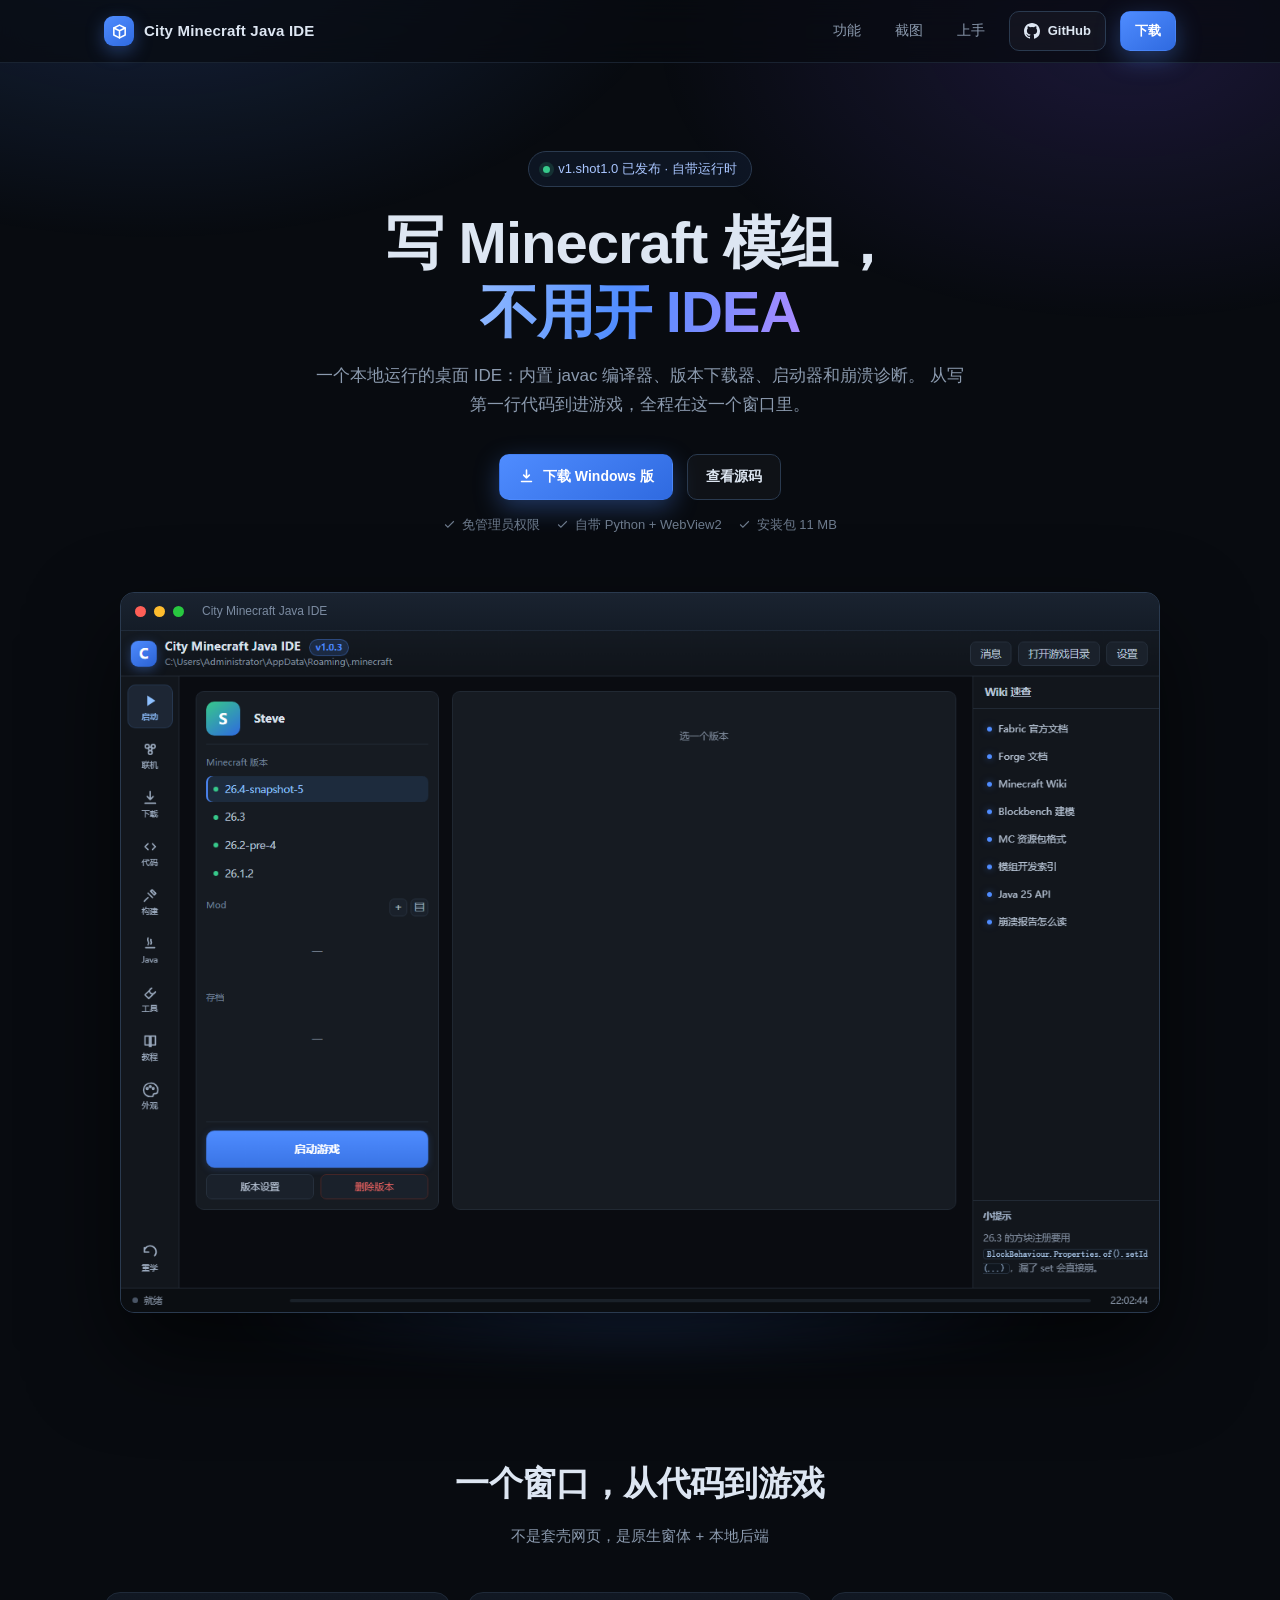
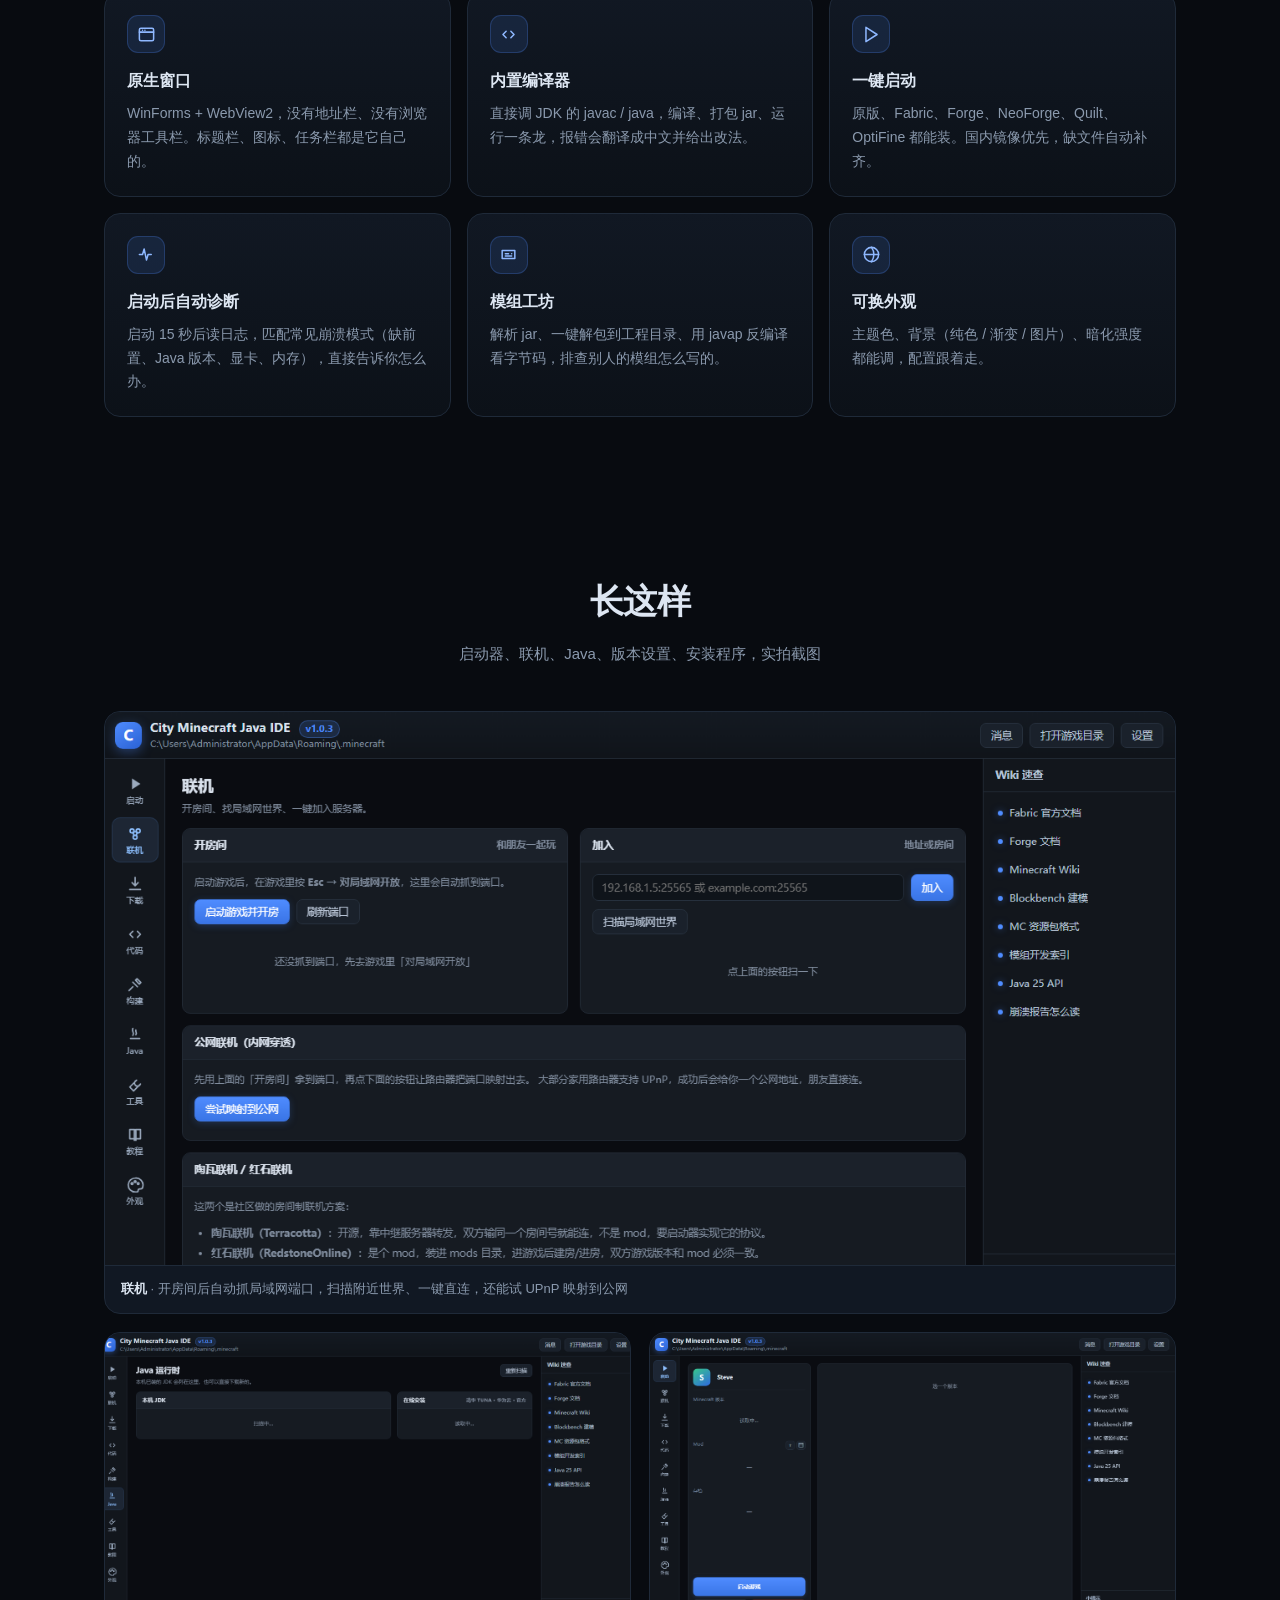
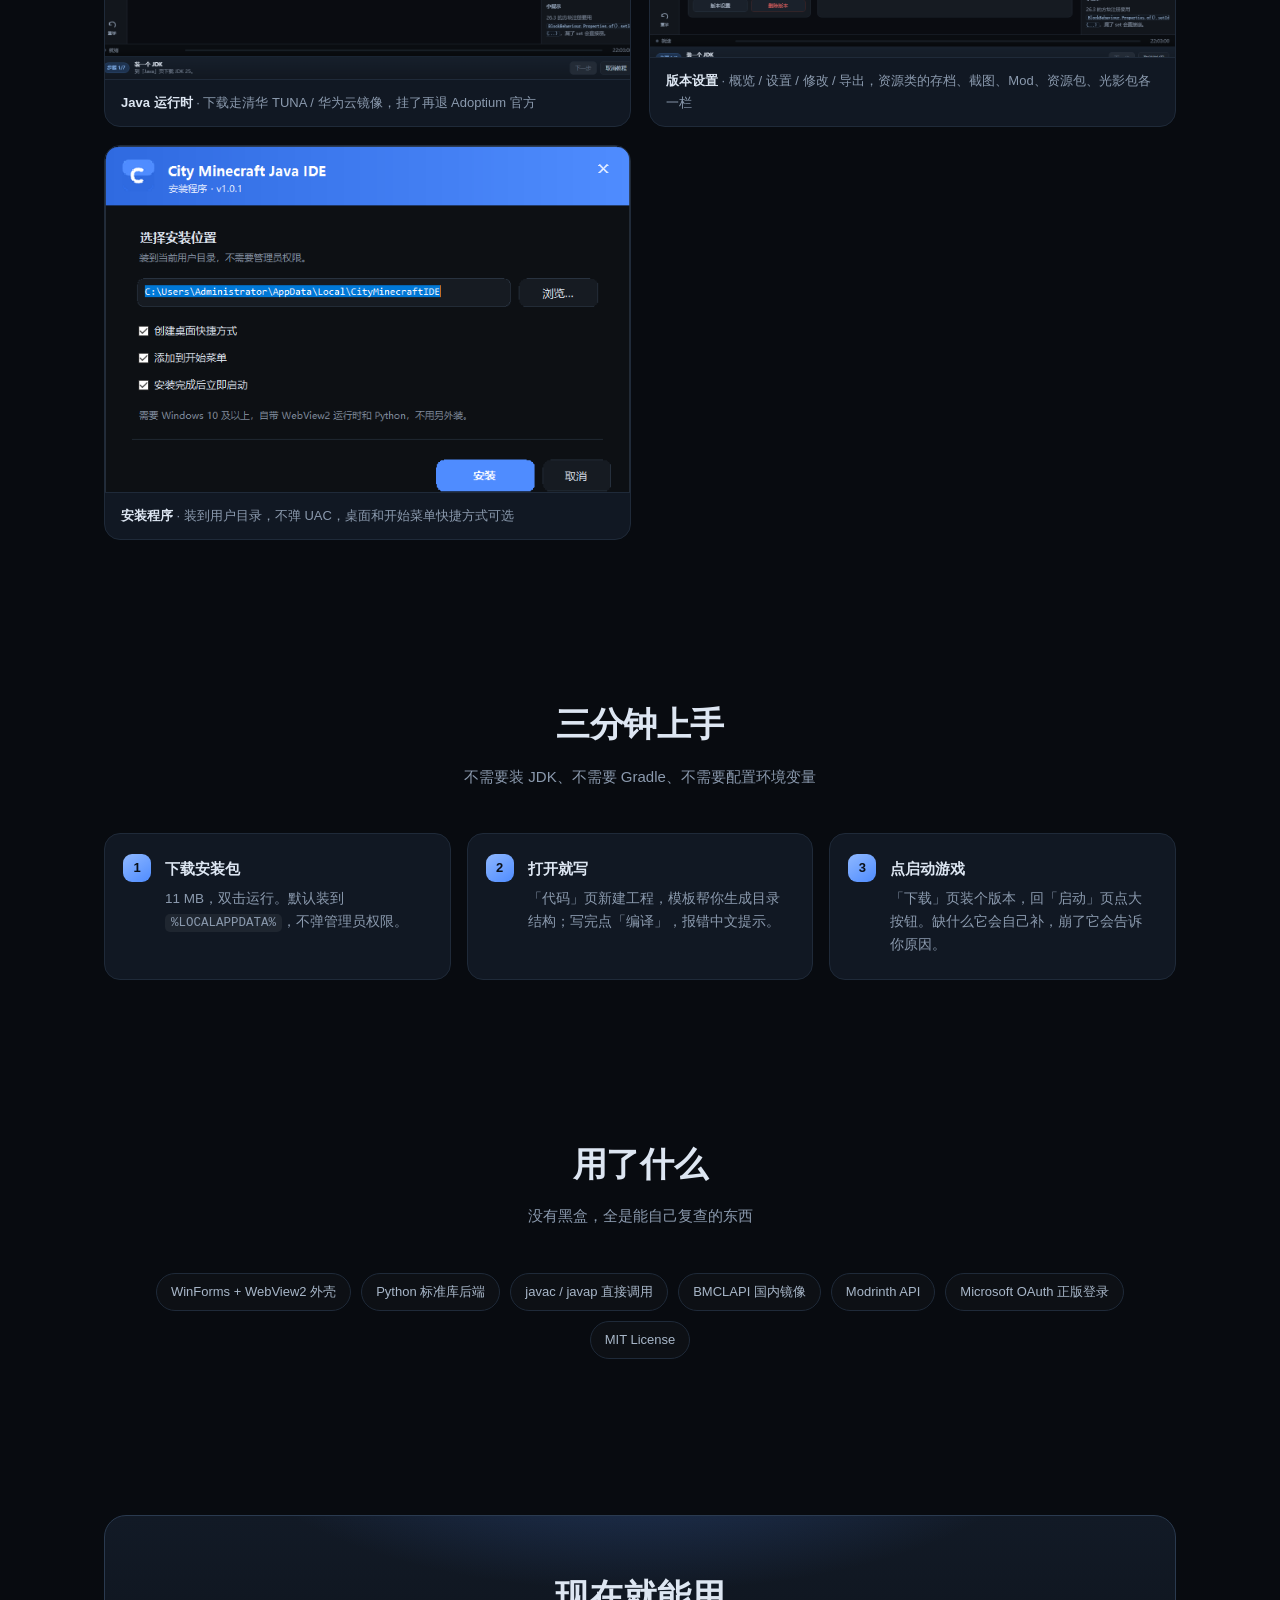
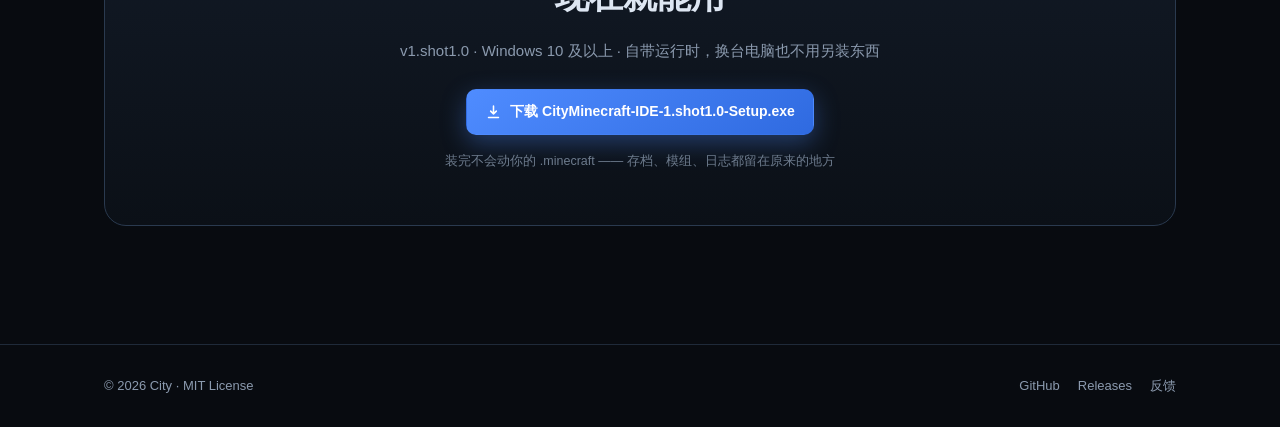
<file: docs/index.html>
<!DOCTYPE html>
<html lang="zh-CN">
<head>
<meta charset="UTF-8" />
<meta name="viewport" content="width=device-width, initial-scale=1" />
<title>City Minecraft Java IDE · 本地 Minecraft 模组开发 IDE</title>
<meta name="description" content="一个给 Minecraft 模组开发用的本地 IDE：原生窗口、内置编译器、一键下载启动、崩溃日志自动诊断。自带运行时，装完就能用。" />
<meta property="og:title" content="City Minecraft Java IDE" />
<meta property="og:description" content="原生窗口 · 内置编译器 · 一键启动 · 日志诊断" />
<meta property="og:image" content="assets/app.png" />
<link rel="icon" href="assets/icon.svg" />
<style>
:root{
  --bg:#080b10;
  --bg-2:#0c1118;
  --panel:#111823;
  --panel-2:#16202d;
  --line:#1f2a39;
  --line-2:#2a3a4f;
  --text:#dde6f2;
  --muted:#8b9aae;
  --accent:#4f8cff;
  --accent-2:#2f6ae0;
  --ok:#37c98b;
  --radius:16px;
  --max:1120px;
}
*{box-sizing:border-box}
html{scroll-behavior:smooth}
body{
  margin:0;
  background:var(--bg);
  color:var(--text);
  font:15px/1.7 -apple-system,BlinkMacSystemFont,"Segoe UI","Microsoft YaHei UI","PingFang SC",sans-serif;
  -webkit-font-smoothing:antialiased;
  overflow-x:hidden;
}
body::before{
  content:"";
  position:fixed;inset:0;
  background:
    radial-gradient(900px 520px at 12% -8%, rgba(79,140,255,.20), transparent 60%),
    radial-gradient(760px 460px at 88% 4%, rgba(122,88,255,.16), transparent 62%),
    radial-gradient(600px 400px at 50% 100%, rgba(55,201,139,.07), transparent 70%);
  pointer-events:none;z-index:0;
}
a{color:inherit;text-decoration:none}
.wrap{max-width:var(--max);margin:0 auto;padding:0 24px;position:relative;z-index:1}

/* ---------- header ---------- */
header{
  position:sticky;top:0;z-index:50;
  backdrop-filter:blur(14px);
  background:rgba(8,11,16,.72);
  border-bottom:1px solid rgba(31,42,57,.8);
}
.nav{display:flex;align-items:center;gap:14px;height:62px}
.brand{display:flex;align-items:center;gap:10px;font-weight:700;letter-spacing:.2px}
.brand .logo{
  width:30px;height:30px;border-radius:9px;
  background:linear-gradient(145deg,#4f8cff,#2f6ae0);
  display:grid;place-items:center;
  box-shadow:0 6px 18px rgba(79,140,255,.35);
}
.brand .logo svg{width:17px;height:17px;stroke:#fff;fill:none;stroke-width:2.2;stroke-linecap:round;stroke-linejoin:round}
.nav .spacer{flex:1}
.nav a.link{color:var(--muted);font-size:14px;padding:6px 10px;border-radius:8px;transition:.18s}
.nav a.link:hover{color:var(--text);background:rgba(255,255,255,.05)}
.btn{
  display:inline-flex;align-items:center;gap:8px;
  padding:10px 18px;border-radius:10px;font-weight:600;font-size:14px;
  border:1px solid transparent;cursor:pointer;transition:.18s;white-space:nowrap;
}
.btn-primary{background:linear-gradient(145deg,var(--accent),var(--accent-2));color:#fff;box-shadow:0 8px 24px rgba(79,140,255,.34)}
.btn-primary:hover{transform:translateY(-1px);box-shadow:0 12px 30px rgba(79,140,255,.45)}
.btn-ghost{border-color:var(--line-2);background:rgba(255,255,255,.03);color:var(--text)}
.btn-ghost:hover{background:rgba(255,255,255,.07);border-color:#3a4c66}
.btn-sm{padding:8px 14px;font-size:13px}

/* ---------- hero ---------- */
.hero{padding:88px 0 64px;text-align:center}
.pill{
  display:inline-flex;align-items:center;gap:8px;
  padding:6px 14px;border-radius:999px;font-size:13px;
  border:1px solid var(--line-2);background:rgba(79,140,255,.08);color:#a9c6ff;
}
.pill .dot{width:7px;height:7px;border-radius:50%;background:var(--ok);box-shadow:0 0 0 4px rgba(55,201,139,.16)}
h1{
  margin:22px auto 16px;max-width:900px;
  font-size:clamp(34px,5.4vw,58px);line-height:1.18;letter-spacing:-1px;font-weight:800;
}
h1 .grad{
  background:linear-gradient(100deg,#8fb8ff,#4f8cff 45%,#a98bff);
  -webkit-background-clip:text;background-clip:text;color:transparent;
}
.lede{max-width:660px;margin:0 auto;color:var(--muted);font-size:clamp(15px,1.6vw,17px)}
.cta{display:flex;gap:14px;justify-content:center;flex-wrap:wrap;margin:34px 0 14px}
.meta{color:#6d7b8d;font-size:13px;display:flex;gap:16px;justify-content:center;flex-wrap:wrap}
.meta span{display:inline-flex;align-items:center;gap:6px}
.meta svg{width:13px;height:13px;stroke:currentColor;fill:none;stroke-width:2}

/* ---------- hero shot ---------- */
.shot{margin:56px auto 0;max-width:1040px;position:relative}
.shot::after{
  content:"";position:absolute;left:8%;right:8%;bottom:-40px;height:80px;
  background:radial-gradient(closest-side,rgba(79,140,255,.35),transparent);
  filter:blur(24px);z-index:-1;
}
.window{
  border:1px solid var(--line-2);border-radius:14px;overflow:hidden;
  background:var(--panel);
  box-shadow:0 40px 90px rgba(0,0,0,.62), 0 0 0 1px rgba(255,255,255,.03) inset;
}
.window .bar{
  display:flex;align-items:center;gap:8px;height:38px;padding:0 14px;
  background:linear-gradient(#1a2330,#141c27);border-bottom:1px solid var(--line);
}
.window .bar i{width:11px;height:11px;border-radius:50%;display:block}
.window .bar i:nth-child(1){background:#ff5f57}
.window .bar i:nth-child(2){background:#febc2e}
.window .bar i:nth-child(3){background:#28c840}
.window .bar span{margin-left:10px;font-size:12px;color:#7b8ba1}
.window img{display:block;width:100%;height:auto}

/* ---------- sections ---------- */
section{padding:78px 0}
.sec-head{text-align:center;margin-bottom:44px}
.sec-head h2{font-size:clamp(24px,3vw,34px);margin:0 0 10px;letter-spacing:-.4px}
.sec-head p{color:var(--muted);margin:0}
.grid{display:grid;gap:16px;grid-template-columns:repeat(auto-fit,minmax(260px,1fr))}
.card{
  background:linear-gradient(180deg,var(--panel),var(--bg-2));
  border:1px solid var(--line);border-radius:var(--radius);
  padding:22px;transition:.2s;
}
.card:hover{transform:translateY(-3px);border-color:var(--line-2);box-shadow:0 18px 40px rgba(0,0,0,.45)}
.card .ico{
  width:38px;height:38px;border-radius:11px;display:grid;place-items:center;margin-bottom:14px;
  background:rgba(79,140,255,.12);border:1px solid rgba(79,140,255,.24);
}
.card .ico svg{width:19px;height:19px;stroke:#8fb8ff;fill:none;stroke-width:1.9;stroke-linecap:round;stroke-linejoin:round}
.card h3{margin:0 0 8px;font-size:16px}
.card p{margin:0;color:var(--muted);font-size:14px}

/* ---------- gallery ---------- */
.gallery{display:grid;gap:18px;grid-template-columns:1fr 1fr}
.gallery .item:first-child{grid-column:1 / -1}
.gallery .item{
  border:1px solid var(--line);border-radius:var(--radius);overflow:hidden;
  background:var(--panel);transition:.2s;
}
.gallery .item:hover{border-color:var(--line-2);transform:translateY(-2px)}
.gallery img{display:block;width:100%;height:100%;object-fit:cover;object-position:top center}
.gallery .item{aspect-ratio:16/9}
.gallery .item:nth-child(n+2){aspect-ratio:4/3}
.gallery .item{display:flex;flex-direction:column}
.gallery .item .shot-box{flex:1 1 auto;min-height:0;overflow:hidden}
.gallery .item img{object-position:top center}
.gallery .cap{padding:12px 16px;border-top:1px solid var(--line);font-size:13px;color:var(--muted)}
.gallery .cap b{color:var(--text);font-weight:600}

/* ---------- steps ---------- */
.steps{display:grid;gap:16px;grid-template-columns:repeat(auto-fit,minmax(240px,1fr));counter-reset:s}
.step{position:relative;padding:22px 22px 22px 60px;border:1px solid var(--line);border-radius:var(--radius);background:var(--panel)}
.step::before{
  counter-increment:s;content:counter(s);
  position:absolute;left:18px;top:20px;width:28px;height:28px;border-radius:9px;
  display:grid;place-items:center;font-weight:700;font-size:13px;color:#0a1018;
  background:linear-gradient(145deg,#8fb8ff,#4f8cff);
}
.step h4{margin:0 0 6px;font-size:15px}
.step p{margin:0;color:var(--muted);font-size:13.5px}
.step code{background:rgba(255,255,255,.06);padding:2px 6px;border-radius:5px;font-size:12.5px}

/* ---------- tags ---------- */
.tags{display:flex;gap:10px;flex-wrap:wrap;justify-content:center}
.tag{
  padding:7px 14px;border-radius:999px;font-size:13px;color:#a8b7c9;
  border:1px solid var(--line);background:rgba(255,255,255,.025);
}

/* ---------- download ---------- */
.dl{
  position:relative;overflow:hidden;
  border:1px solid var(--line-2);border-radius:22px;
  background:
    radial-gradient(600px 240px at 50% -30%, rgba(79,140,255,.30), transparent 70%),
    linear-gradient(180deg,#121a26,#0b1017);
  padding:52px 28px;text-align:center;
}
.dl h2{font-size:clamp(24px,3.2vw,34px);margin:0 0 12px}
.dl p{color:var(--muted);margin:0 auto 26px;max-width:520px}
.dl .sub{margin-top:16px;font-size:12.5px;color:#6d7b8d}

/* ---------- footer ---------- */
footer{border-top:1px solid var(--line);padding:30px 0;margin-top:40px}
.foot{display:flex;gap:18px;align-items:center;justify-content:space-between;flex-wrap:wrap;color:var(--muted);font-size:13px}
.foot .links{display:flex;gap:18px}
.foot a:hover{color:var(--text)}

@media (max-width:820px){
  .gallery{grid-template-columns:1fr}
  .hero{padding:60px 0 40px}
  .nav a.link{display:none}
}
</style>
</head>
<body>

<header>
  <div class="wrap nav">
    <a class="brand" href="#top">
      <span class="logo">
        <svg viewBox="0 0 24 24"><path d="M4 7l8-4 8 4v10l-8 4-8-4z"/><path d="M4 7l8 4 8-4M12 11v10"/></svg>
      </span>
      City Minecraft Java IDE
    </a>
    <div class="spacer"></div>
    <a class="link" href="#features">功能</a>
    <a class="link" href="#shots">截图</a>
    <a class="link" href="#start">上手</a>
    <a class="btn btn-ghost btn-sm" href="https://github.com/citybiome/city-minecraft-ide" target="_blank" rel="noopener">
      <svg width="16" height="16" viewBox="0 0 16 16" fill="currentColor"><path d="M8 0C3.58 0 0 3.58 0 8a8 8 0 005.47 7.59c.4.07.55-.17.55-.38v-1.34c-2.23.49-2.7-1.07-2.7-1.07-.36-.92-.89-1.17-.89-1.17-.73-.5.05-.49.05-.49.81.06 1.23.83 1.23.83.72 1.23 1.88.87 2.34.67.07-.52.28-.87.5-1.07-1.77-.2-3.64-.89-3.64-3.95 0-.87.31-1.59.82-2.15-.08-.2-.36-1.02.08-2.12 0 0 .67-.21 2.2.82a7.6 7.6 0 014 0c1.53-1.03 2.2-.82 2.2-.82.44 1.1.16 1.92.08 2.12.51.56.82 1.28.82 2.15 0 3.07-1.87 3.75-3.65 3.95.29.25.54.73.54 1.48v2.2c0 .21.15.46.55.38A8 8 0 0016 8c0-4.42-3.58-8-8-8z"/></svg>
      GitHub
    </a>
    <a class="btn btn-primary btn-sm" href="#download">下载</a>
  </div>
</header>

<main id="top">

  <div class="wrap hero">
    <span class="pill"><span class="dot"></span>v1.shot1.0 已发布 · 自带运行时</span>
    <h1>写 Minecraft 模组，<br><span class="grad">不用开 IDEA</span></h1>
    <p class="lede">
      一个本地运行的桌面 IDE：内置 javac 编译器、版本下载器、启动器和崩溃诊断。
      从写第一行代码到进游戏，全程在这一个窗口里。
    </p>

    <div class="cta">
      <a class="btn btn-primary" href="https://github.com/citybiome/city-minecraft-ide/releases/download/v1.shot1.0/CityMinecraft-IDE-1.shot1.0-Setup.exe">
        <svg width="17" height="17" viewBox="0 0 24 24" fill="none" stroke="currentColor" stroke-width="2.2" stroke-linecap="round" stroke-linejoin="round"><path d="M12 3v11m0 0l-4-4m4 4l4-4M5 19h14"/></svg>
        下载 Windows 版
      </a>
      <a class="btn btn-ghost" href="https://github.com/citybiome/city-minecraft-ide" target="_blank" rel="noopener">查看源码</a>
    </div>

    <div class="meta">
      <span><svg viewBox="0 0 24 24"><path d="M20 6L9 17l-5-5"/></svg>免管理员权限</span>
      <span><svg viewBox="0 0 24 24"><path d="M20 6L9 17l-5-5"/></svg>自带 Python + WebView2</span>
      <span><svg viewBox="0 0 24 24"><path d="M20 6L9 17l-5-5"/></svg>安装包 11 MB</span>
    </div>

    <div class="shot">
      <div class="window">
        <div class="bar"><i></i><i></i><i></i><span>City Minecraft Java IDE</span></div>
        <img src="assets/app.png" alt="启动器界面：左侧版本/Mod/存档列表，右侧版本详情" />
      </div>
    </div>
  </div>

  <section id="features">
    <div class="wrap">
      <div class="sec-head">
        <h2>一个窗口，从代码到游戏</h2>
        <p>不是套壳网页，是原生窗体 + 本地后端</p>
      </div>

      <div class="grid">
        <div class="card">
          <div class="ico"><svg viewBox="0 0 24 24"><rect x="3" y="4" width="18" height="16" rx="2"/><path d="M3 9h18M7 6.5h.01M10 6.5h.01"/></svg></div>
          <h3>原生窗口</h3>
          <p>WinForms + WebView2，没有地址栏、没有浏览器工具栏。标题栏、图标、任务栏都是它自己的。</p>
        </div>
        <div class="card">
          <div class="ico"><svg viewBox="0 0 24 24"><path d="M9 8l-4 4 4 4M15 8l4 4-4 4"/></svg></div>
          <h3>内置编译器</h3>
          <p>直接调 JDK 的 javac / java，编译、打包 jar、运行一条龙，报错会翻译成中文并给出改法。</p>
        </div>
        <div class="card">
          <div class="ico"><svg viewBox="0 0 24 24"><path d="M5 3l14 9-14 9z"/></svg></div>
          <h3>一键启动</h3>
          <p>原版、Fabric、Forge、NeoForge、Quilt、OptiFine 都能装。国内镜像优先，缺文件自动补齐。</p>
        </div>
        <div class="card">
          <div class="ico"><svg viewBox="0 0 24 24"><path d="M3 12h4l2-7 3 14 2-7h4"/></svg></div>
          <h3>启动后自动诊断</h3>
          <p>启动 15 秒后读日志，匹配常见崩溃模式（缺前置、Java 版本、显卡、内存），直接告诉你怎么办。</p>
        </div>
        <div class="card">
          <div class="ico"><svg viewBox="0 0 24 24"><path d="M4 7h16v10H4z"/><path d="M8 11h4M16 11h.01M8 14h8"/></svg></div>
          <h3>模组工坊</h3>
          <p>解析 jar、一键解包到工程目录、用 javap 反编译看字节码，排查别人的模组怎么写的。</p>
        </div>
        <div class="card">
          <div class="ico"><svg viewBox="0 0 24 24"><circle cx="12" cy="12" r="9"/><path d="M12 3a15 15 0 010 18M3 12h18"/></svg></div>
          <h3>可换外观</h3>
          <p>主题色、背景（纯色 / 渐变 / 图片）、暗化强度都能调，配置跟着走。</p>
        </div>
      </div>
    </div>
  </section>

  <section id="shots">
    <div class="wrap">
      <div class="sec-head">
        <h2>长这样</h2>
        <p>启动器、联机、Java、版本设置、安装程序，实拍截图</p>
      </div>

      <div class="gallery">
        <div class="item">
          <div class="shot-box"><img src="assets/lan.png" alt="联机：开房间、扫局域网、公网映射" /></div>
          <div class="cap"><b>联机</b> · 开房间后自动抓局域网端口，扫描附近世界、一键直连，还能试 UPnP 映射到公网</div>
        </div>
        <div class="item">
          <div class="shot-box"><img src="assets/java.png" alt="Java 运行时：国内镜像下载" /></div>
          <div class="cap"><b>Java 运行时</b> · 下载走清华 TUNA / 华为云镜像，挂了再退 Adoptium 官方</div>
        </div>
        <div class="item">
          <div class="shot-box"><img src="assets/settings.png" alt="版本设置面板" /></div>
          <div class="cap"><b>版本设置</b> · 概览 / 设置 / 修改 / 导出，资源类的存档、截图、Mod、资源包、光影包各一栏</div>
        </div>
        <div class="item">
          <div class="shot-box"><img src="assets/installer.png" alt="安装程序" /></div>
          <div class="cap"><b>安装程序</b> · 装到用户目录，不弹 UAC，桌面和开始菜单快捷方式可选</div>
        </div>
      </div>
    </div>
  </section>

  <section id="start">
    <div class="wrap">
      <div class="sec-head">
        <h2>三分钟上手</h2>
        <p>不需要装 JDK、不需要 Gradle、不需要配置环境变量</p>
      </div>

      <div class="steps">
        <div class="step">
          <h4>下载安装包</h4>
          <p>11 MB，双击运行。默认装到 <code>%LOCALAPPDATA%</code>，不弹管理员权限。</p>
        </div>
        <div class="step">
          <h4>打开就写</h4>
          <p>「代码」页新建工程，模板帮你生成目录结构；写完点「编译」，报错中文提示。</p>
        </div>
        <div class="step">
          <h4>点启动游戏</h4>
          <p>「下载」页装个版本，回「启动」页点大按钮。缺什么它会自己补，崩了它会告诉你原因。</p>
        </div>
      </div>
    </div>
  </section>

  <section>
    <div class="wrap">
      <div class="sec-head">
        <h2>用了什么</h2>
        <p>没有黑盒，全是能自己复查的东西</p>
      </div>
      <div class="tags">
        <span class="tag">WinForms + WebView2 外壳</span>
        <span class="tag">Python 标准库后端</span>
        <span class="tag">javac / javap 直接调用</span>
        <span class="tag">BMCLAPI 国内镜像</span>
        <span class="tag">Modrinth API</span>
        <span class="tag">Microsoft OAuth 正版登录</span>
        <span class="tag">MIT License</span>
      </div>
    </div>
  </section>

  <section id="download">
    <div class="wrap">
      <div class="dl">
        <h2>现在就能用</h2>
        <p>v1.shot1.0 · Windows 10 及以上 · 自带运行时，换台电脑也不用另装东西</p>
        <a class="btn btn-primary" href="https://github.com/citybiome/city-minecraft-ide/releases/download/v1.shot1.0/CityMinecraft-IDE-1.shot1.0-Setup.exe">
          <svg width="17" height="17" viewBox="0 0 24 24" fill="none" stroke="currentColor" stroke-width="2.2" stroke-linecap="round" stroke-linejoin="round"><path d="M12 3v11m0 0l-4-4m4 4l4-4M5 19h14"/></svg>
          下载 CityMinecraft-IDE-1.shot1.0-Setup.exe
        </a>
        <div class="sub">装完不会动你的 .minecraft —— 存档、模组、日志都留在原来的地方</div>
      </div>
    </div>
  </section>

</main>

<footer>
  <div class="wrap foot">
    <div>© 2026 City · MIT License</div>
    <div class="links">
      <a href="https://github.com/citybiome/city-minecraft-ide">GitHub</a>
      <a href="https://github.com/citybiome/city-minecraft-ide/releases">Releases</a>
      <a href="https://github.com/citybiome/city-minecraft-ide/issues">反馈</a>
    </div>
  </div>
</footer>

</body>
</html>
</file>
